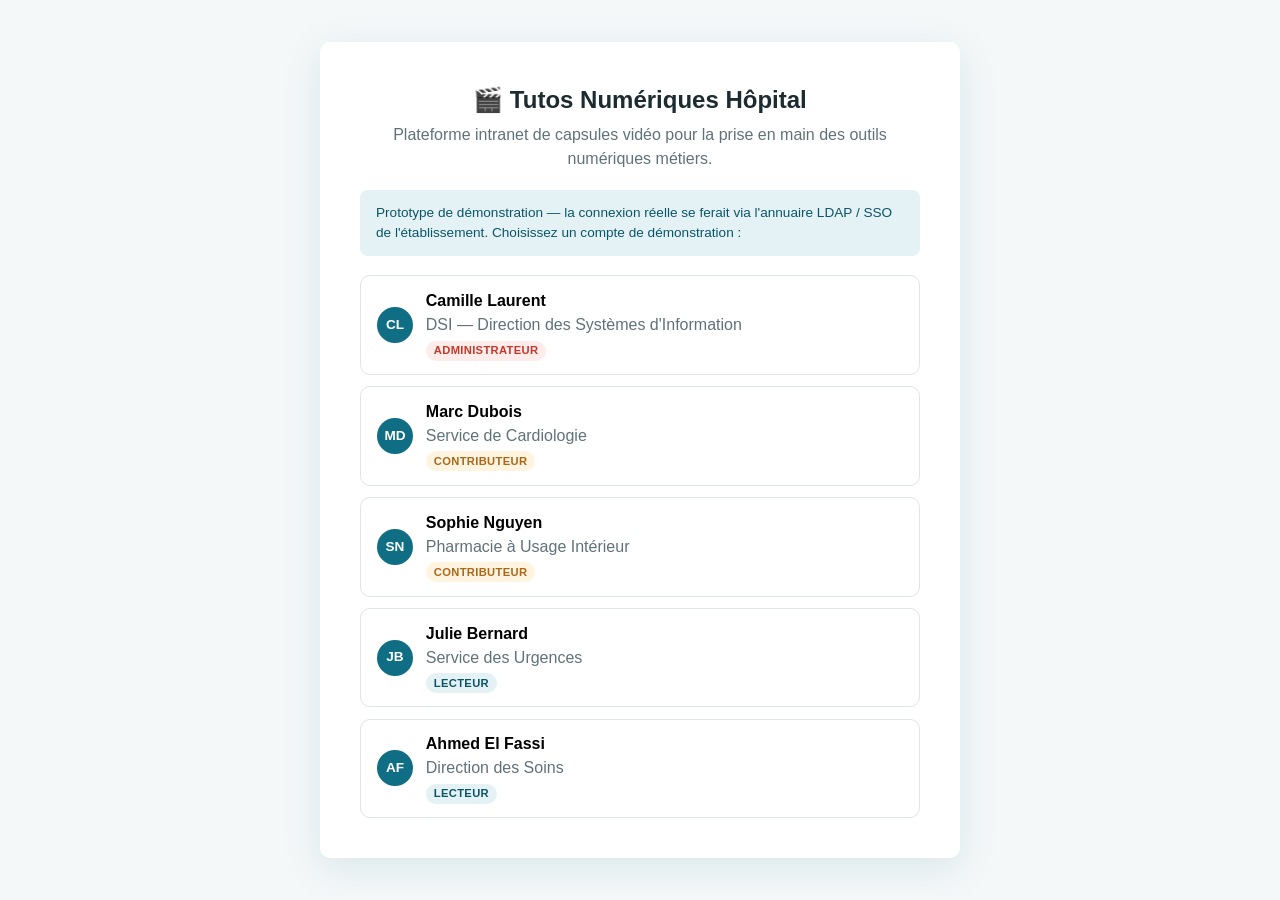
<file: index.html>
<!DOCTYPE html>
<html lang="fr">
<head>
  <meta charset="UTF-8">
  <meta name="viewport" content="width=device-width, initial-scale=1.0">
  <title>Tutos Numériques Hôpital — Intranet</title>
  <link rel="stylesheet" href="css/styles.css">
</head>
<body>
  <div id="app"></div>

  <script src="js/demo-video.js"></script>
  <script src="js/data.js"></script>
  <script src="js/store.js"></script>
  <script src="js/app.js"></script>
</body>
</html>
</file>
<file: css/styles.css>
:root {
  --primary: #0f6e84;
  --primary-dark: #0b5568;
  --primary-light: #e4f2f5;
  --accent: #f4a340;
  --ok: #1c8a5b;
  --ok-bg: #e5f5ee;
  --danger: #c0392b;
  --text: #1c2b30;
  --muted: #607279;
  --border: #dde5e7;
  --bg: #f5f8f9;
  --card-bg: #ffffff;
  --radius: 10px;
}

* { box-sizing: border-box; }

body {
  margin: 0;
  font-family: -apple-system, BlinkMacSystemFont, "Segoe UI", Roboto, Helvetica, Arial, sans-serif;
  background: var(--bg);
  color: var(--text);
  line-height: 1.5;
}

a { color: var(--primary-dark); text-decoration: none; }
a:hover { text-decoration: underline; }

h1 { font-size: 1.6rem; margin: 0 0 .3rem; }
h2.section-title { font-size: 1.15rem; margin: 2rem 0 .8rem; color: var(--primary-dark); }
h3 { margin: 0 0 .6rem; }

.muted { color: var(--muted); }
.small { font-size: .85rem; }

/* ---------- Topbar ---------- */
.topbar { background: var(--card-bg); border-bottom: 1px solid var(--border); position: sticky; top: 0; z-index: 10; }
.topbar-inner {
  max-width: 1200px; margin: 0 auto; padding: .7rem 1.5rem;
  display: flex; align-items: center; gap: 2rem;
}
.brand { font-weight: 700; font-size: 1.15rem; color: var(--primary-dark); white-space: nowrap; }
.brand span { color: var(--accent); }
.mainnav { display: flex; gap: 1.2rem; flex: 1; }
.mainnav a { color: var(--muted); font-weight: 600; padding: .4rem 0; border-bottom: 2px solid transparent; }
.mainnav a.active, .mainnav a:hover { color: var(--primary-dark); border-bottom-color: var(--primary); text-decoration: none; }

.userbox { display: flex; align-items: center; gap: .6rem; }
.userinfo { display: flex; flex-direction: column; font-size: .82rem; line-height: 1.3; }
.avatar {
  width: 36px; height: 36px; border-radius: 50%; background: var(--primary);
  color: #fff; display: flex; align-items: center; justify-content: center;
  font-weight: 700; font-size: .85rem; flex-shrink: 0;
}
.btn-link { background: none; border: none; color: var(--muted); cursor: pointer; font-size: .8rem; text-decoration: underline; padding: 0; }
.btn-link.danger { color: var(--danger); }

.role-badge { display: inline-block; font-size: .7rem; font-weight: 700; padding: .1rem .5rem; border-radius: 20px; text-transform: uppercase; letter-spacing: .03em; width: fit-content; }
.role-admin { background: #fdecea; color: var(--danger); }
.role-contributeur { background: #fff4e0; color: #a8681a; }
.role-lecteur { background: var(--primary-light); color: var(--primary-dark); }

/* ---------- Layout ---------- */
.view { max-width: 1200px; margin: 0 auto; padding: 1.5rem; }
.footer { text-align: center; color: var(--muted); font-size: .8rem; padding: 1.5rem; }

/* ---------- Login ---------- */
.login-screen { min-height: 100vh; display: flex; align-items: center; justify-content: center; padding: 2rem; }
.login-card {
  background: var(--card-bg); border-radius: var(--radius); padding: 2.5rem;
  max-width: 640px; width: 100%; box-shadow: 0 10px 40px rgba(15,110,132,.12);
}
.login-card h1 { text-align: center; font-size: 1.5rem; }
.login-card .subtitle { text-align: center; color: var(--muted); margin-top: .3rem; }
.notice { background: var(--primary-light); border-radius: 8px; padding: .8rem 1rem; font-size: .85rem; color: var(--primary-dark); margin: 1.2rem 0; }
.notice.success { background: var(--ok-bg); color: var(--ok); }
.demo-users { display: grid; gap: .7rem; }
.demo-user {
  display: flex; align-items: center; gap: .8rem; text-align: left;
  border: 1px solid var(--border); background: #fff; border-radius: var(--radius);
  padding: .8rem 1rem; cursor: pointer; font: inherit;
}
.demo-user:hover { border-color: var(--primary); background: var(--primary-light); }

/* ---------- Catalogue ---------- */
.catalogue-header h1 { margin-bottom: .2rem; }
.filters { display: flex; gap: .8rem; margin-top: 1.2rem; flex-wrap: wrap; align-items: center; }
.filters input[type=search] { flex: 1; min-width: 220px; }
input, select, textarea {
  font: inherit; padding: .55rem .7rem; border: 1px solid var(--border); border-radius: 8px;
  background: #fff; color: var(--text);
}
.checkbox { display: flex; align-items: center; gap: .4rem; font-size: .9rem; white-space: nowrap; }

.cat-group { background: var(--card-bg); border: 1px solid var(--border); border-radius: var(--radius); margin: 1rem 0; overflow: hidden; }
.cat-group summary {
  cursor: pointer; padding: .9rem 1.2rem; display: flex; justify-content: space-between; align-items: center;
  font-weight: 700; color: var(--primary-dark); list-style: none;
}
.cat-group summary::-webkit-details-marker { display: none; }
.cat-group summary::before { content: '▸'; margin-right: .5rem; }
.cat-group[open] summary::before { content: '▾'; }

.tool-grid { display: grid; grid-template-columns: repeat(auto-fill, minmax(220px, 1fr)); gap: .8rem; padding: 0 1.2rem 1.2rem; }
.tool-card {
  border: 1px solid var(--border); border-radius: 8px; padding: .8rem; display: flex; flex-direction: column; gap: .2rem;
  background: #fff; color: var(--text);
}
.tool-card:hover { border-color: var(--primary); box-shadow: 0 2px 10px rgba(15,110,132,.1); text-decoration: none; }
.tool-card-top { display: flex; justify-content: space-between; align-items: center; margin-bottom: .3rem; }
.tool-icon { font-size: 1.3rem; }
.tool-icon.big { font-size: 2.5rem; }

.badge { font-size: .72rem; font-weight: 700; padding: .1rem .5rem; border-radius: 20px; }
.badge-ok { background: var(--ok-bg); color: var(--ok); }
.badge-empty { background: #f0f0f0; color: var(--muted); }

.empty-state { text-align: center; padding: 3rem 1rem; color: var(--muted); }

/* ---------- Fiche outil ---------- */
.back-link { display: inline-block; margin-bottom: 1rem; }
.tool-header { display: flex; gap: 1.2rem; align-items: flex-start; background: var(--card-bg); border: 1px solid var(--border); border-radius: var(--radius); padding: 1.5rem; }
.btn {
  display: inline-block; background: var(--primary); color: #fff; border: none; padding: .6rem 1.1rem;
  border-radius: 8px; font-weight: 600; cursor: pointer; margin-top: 1rem; font-size: .95rem;
}
.btn:hover { background: var(--primary-dark); text-decoration: none; }
.btn-secondary { background: var(--muted); }

.tuto-list { display: flex; flex-direction: column; gap: .6rem; }
.tuto-row {
  display: flex; align-items: center; gap: 1rem; background: var(--card-bg); border: 1px solid var(--border);
  border-radius: 8px; padding: .7rem 1rem; color: var(--text);
}
.tuto-row:hover { border-color: var(--primary); text-decoration: none; }
.tuto-row.compact { padding: .5rem .7rem; }
.tuto-thumb {
  width: 56px; height: 40px; background: var(--primary-dark); color: #fff; border-radius: 6px;
  display: flex; align-items: center; justify-content: center; flex-shrink: 0; font-size: 1.1rem;
}
.tuto-thumb.small { width: 42px; height: 32px; font-size: .9rem; }
.tuto-meta { display: flex; flex-direction: column; flex: 1; gap: .1rem; }

/* ---------- Lecteur ---------- */
.player-layout { display: grid; grid-template-columns: 2fr 1fr; gap: 1.5rem; align-items: start; }
#player { width: 100%; border-radius: var(--radius); background: #000; max-height: 480px; }
.player-info { background: var(--card-bg); border: 1px solid var(--border); border-radius: var(--radius); padding: 1.2rem; margin-top: 1rem; }
.sidebar { background: var(--card-bg); border: 1px solid var(--border); border-radius: var(--radius); padding: 1.2rem; display: flex; flex-direction: column; gap: .6rem; }

@media (max-width: 860px) {
  .player-layout { grid-template-columns: 1fr; }
}

/* ---------- Mon espace / stats ---------- */
.stat-cards { display: flex; gap: 1rem; flex-wrap: wrap; margin: 1rem 0; }
.stat-card {
  background: var(--card-bg); border: 1px solid var(--border); border-radius: var(--radius);
  padding: 1rem 1.5rem; min-width: 140px; text-align: center;
}
.stat-card strong { display: block; font-size: 1.8rem; color: var(--primary-dark); }
.stat-card span { color: var(--muted); font-size: .85rem; }

.bars { display: flex; flex-direction: column; gap: .5rem; }
.bar-row { display: grid; grid-template-columns: 220px 1fr 60px; align-items: center; gap: .8rem; font-size: .88rem; }
.bar-track { background: #eef2f3; border-radius: 20px; height: 10px; overflow: hidden; }
.bar-fill { background: var(--primary); height: 100%; border-radius: 20px; }
.bar-value { text-align: right; color: var(--muted); }

/* ---------- Formulaires / contribuer ---------- */
.card { background: var(--card-bg); border: 1px solid var(--border); border-radius: var(--radius); padding: 1.5rem; }
.form { display: flex; flex-direction: column; gap: 1rem; max-width: 640px; }
.form label { display: flex; flex-direction: column; gap: .35rem; font-weight: 600; font-size: .9rem; }
.form input, .form select, .form textarea { font-weight: 400; }

/* ---------- Table / admin ---------- */
.tabs { display: flex; gap: 1.5rem; border-bottom: 1px solid var(--border); margin: 1rem 0 1.5rem; }
.tab { padding: .5rem 0; color: var(--muted); font-weight: 600; border-bottom: 2px solid transparent; }
.tab.active { color: var(--primary-dark); border-bottom-color: var(--primary); }
.table { width: 100%; border-collapse: collapse; background: var(--card-bg); border: 1px solid var(--border); border-radius: var(--radius); overflow: hidden; }
.table th, .table td { text-align: left; padding: .7rem 1rem; border-bottom: 1px solid var(--border); }
.table th { background: #f8fafb; font-size: .85rem; color: var(--muted); }
.table tr:last-child td { border-bottom: none; }

@media (max-width: 700px) {
  .topbar-inner { flex-wrap: wrap; }
  .mainnav { order: 3; width: 100%; }
  .bar-row { grid-template-columns: 1fr; }
}
</file>
